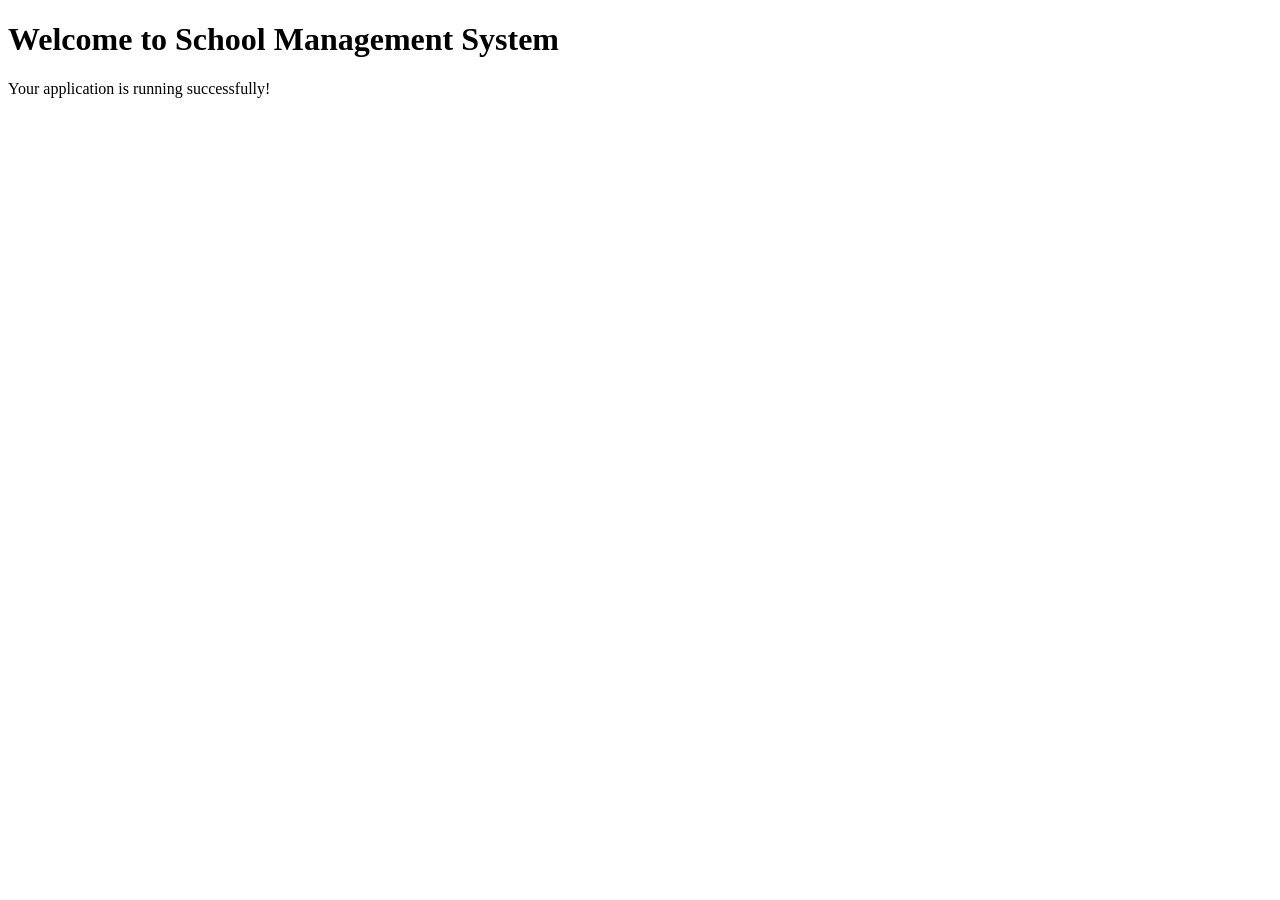
<file: src/main/resources/static/index.html>
<!DOCTYPE html>
<html lang="en">
<head>
    <meta charset="UTF-8">
    <meta name="viewport" content="width=device-width, initial-scale=1.0">
    <title>School Management System</title>
</head>
<body>
<h1>Welcome to School Management System</h1>
<p>Your application is running successfully!</p>
</body>
</html>
</file>
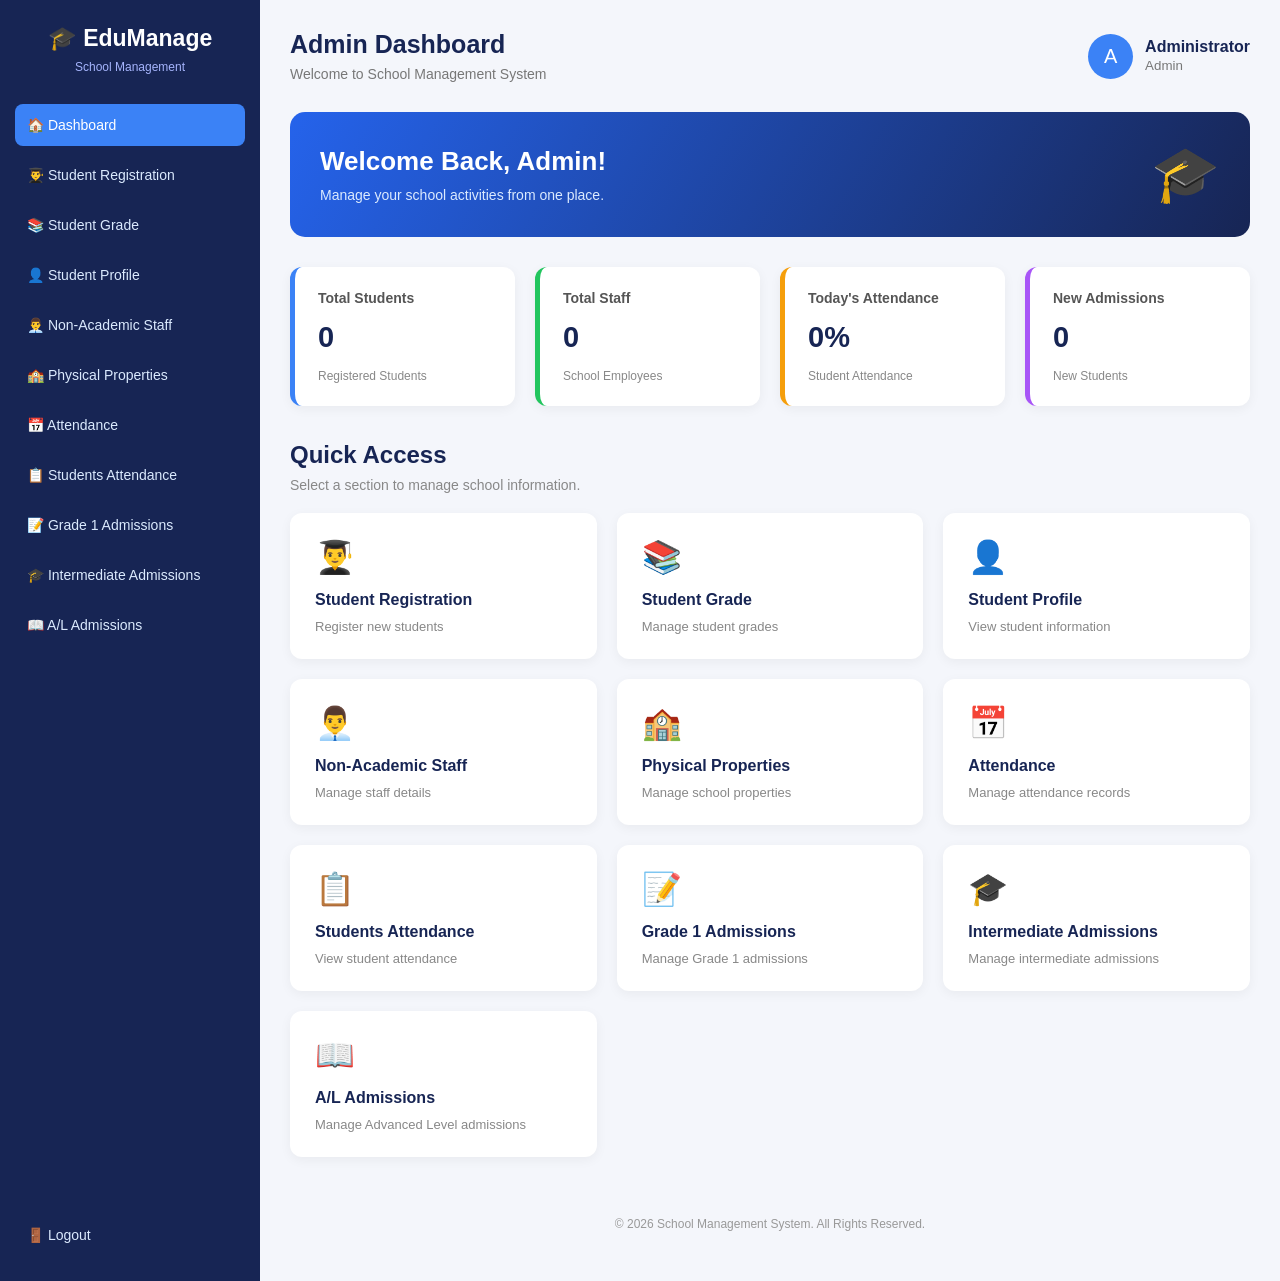
<file: home.html>
<!DOCTYPE html>
<html lang="en">
<head>
    <meta charset="UTF-8">
    <meta name="viewport" content="width=device-width, initial-scale=1.0">
    <title>School Management - Admin Dashboard</title>
    <link rel="stylesheet" href="home.css">
</head>

<body>

<div class="dashboard">

    <!-- Sidebar -->
    <aside class="sidebar">

        <div class="logo">
            <h2>🎓 EduManage</h2>
            <p>School Management</p>
        </div>

        <ul class="menu">
            <li class="active">
                <a href="index.html">🏠 Dashboard</a>
            </li>

            <li>
                <a href="student-register.html">👨‍🎓 Student Registration</a>
            </li>

            <li>
                <a href="student-grade.html">📚 Student Grade</a>
            </li>

            <li>
                <a href="student-profile.html">👤 Student Profile</a>
            </li>

            <li>
                <a href="staff.html">👨‍💼 Non-Academic Staff</a>
            </li>

            <li>
                <a href="properties.html">🏫 Physical Properties</a>
            </li>

            <li>
                <a href="attendance.html">📅 Attendance</a>
            </li>

            <li>
                <a href="student-attendance.html">📋 Students Attendance</a>
            </li>

            <li>
                <a href="grade1-admission.html">📝 Grade 1 Admissions</a>
            </li>

            <li>
                <a href="intermediate-admission.html">🎓 Intermediate Admissions</a>
            </li>

            <li>
                <a href="al-admission.html">📖 A/L Admissions</a>
            </li>
        </ul>

        <div class="logout">
            <a href="index.html">🚪 Logout</a>
        </div>

    </aside>


    <!-- Main Content -->
    <main class="main-content">

        <!-- Top Navbar -->
        <header class="topbar">

            <div>
                <h2>Admin Dashboard</h2>
                <p>Welcome to School Management System</p>
            </div>

            <div class="admin-info">
                <div class="admin-icon">A</div>
                <div>
                    <h4>Administrator</h4>
                    <small>Admin</small>
                </div>
            </div>

        </header>


        <!-- Welcome Section -->
        <section class="welcome">

            <div>
                <h1>Welcome Back, Admin!</h1>
                <p>Manage your school activities from one place.</p>
            </div>

            <div class="welcome-icon">🎓</div>

        </section>


        <!-- Statistics Cards -->
        <section class="stats">

            <div class="stat-card blue">
                <h3>Total Students</h3>
                <h1>0</h1>
                <p>Registered Students</p>
            </div>

            <div class="stat-card green">
                <h3>Total Staff</h3>
                <h1>0</h1>
                <p>School Employees</p>
            </div>

            <div class="stat-card orange">
                <h3>Today's Attendance</h3>
                <h1>0%</h1>
                <p>Student Attendance</p>
            </div>

            <div class="stat-card purple">
                <h3>New Admissions</h3>
                <h1>0</h1>
                <p>New Students</p>
            </div>

        </section>


        <!-- Quick Access -->
        <section class="quick-access">

            <h2>Quick Access</h2>
            <p class="section-description">
                Select a section to manage school information.
            </p>

            <div class="cards">

                <a href="student-register.html" class="card">
                    <div class="card-icon">👨‍🎓</div>
                    <h3>Student Registration</h3>
                    <p>Register new students</p>
                </a>

                <a href="student-grade.html" class="card">
                    <div class="card-icon">📚</div>
                    <h3>Student Grade</h3>
                    <p>Manage student grades</p>
                </a>

                <a href="student-profile.html" class="card">
                    <div class="card-icon">👤</div>
                    <h3>Student Profile</h3>
                    <p>View student information</p>
                </a>

                <a href="staff.html" class="card">
                    <div class="card-icon">👨‍💼</div>
                    <h3>Non-Academic Staff</h3>
                    <p>Manage staff details</p>
                </a>

                <a href="properties.html" class="card">
                    <div class="card-icon">🏫</div>
                    <h3>Physical Properties</h3>
                    <p>Manage school properties</p>
                </a>

                <a href="attendance.html" class="card">
                    <div class="card-icon">📅</div>
                    <h3>Attendance</h3>
                    <p>Manage attendance records</p>
                </a>

                <a href="student-attendance.html" class="card">
                    <div class="card-icon">📋</div>
                    <h3>Students Attendance</h3>
                    <p>View student attendance</p>
                </a>

                <a href="grade1-admission.html" class="card">
                    <div class="card-icon">📝</div>
                    <h3>Grade 1 Admissions</h3>
                    <p>Manage Grade 1 admissions</p>
                </a>

                <a href="intermediate-admission.html" class="card">
                    <div class="card-icon">🎓</div>
                    <h3>Intermediate Admissions</h3>
                    <p>Manage intermediate admissions</p>
                </a>

                <a href="al-admission.html" class="card">
                    <div class="card-icon">📖</div>
                    <h3>A/L Admissions</h3>
                    <p>Manage Advanced Level admissions</p>
                </a>

            </div>

        </section>

        <footer>
            © 2026 School Management System. All Rights Reserved.
        </footer>

    </main>

</div>

</body>
</html>
</file>
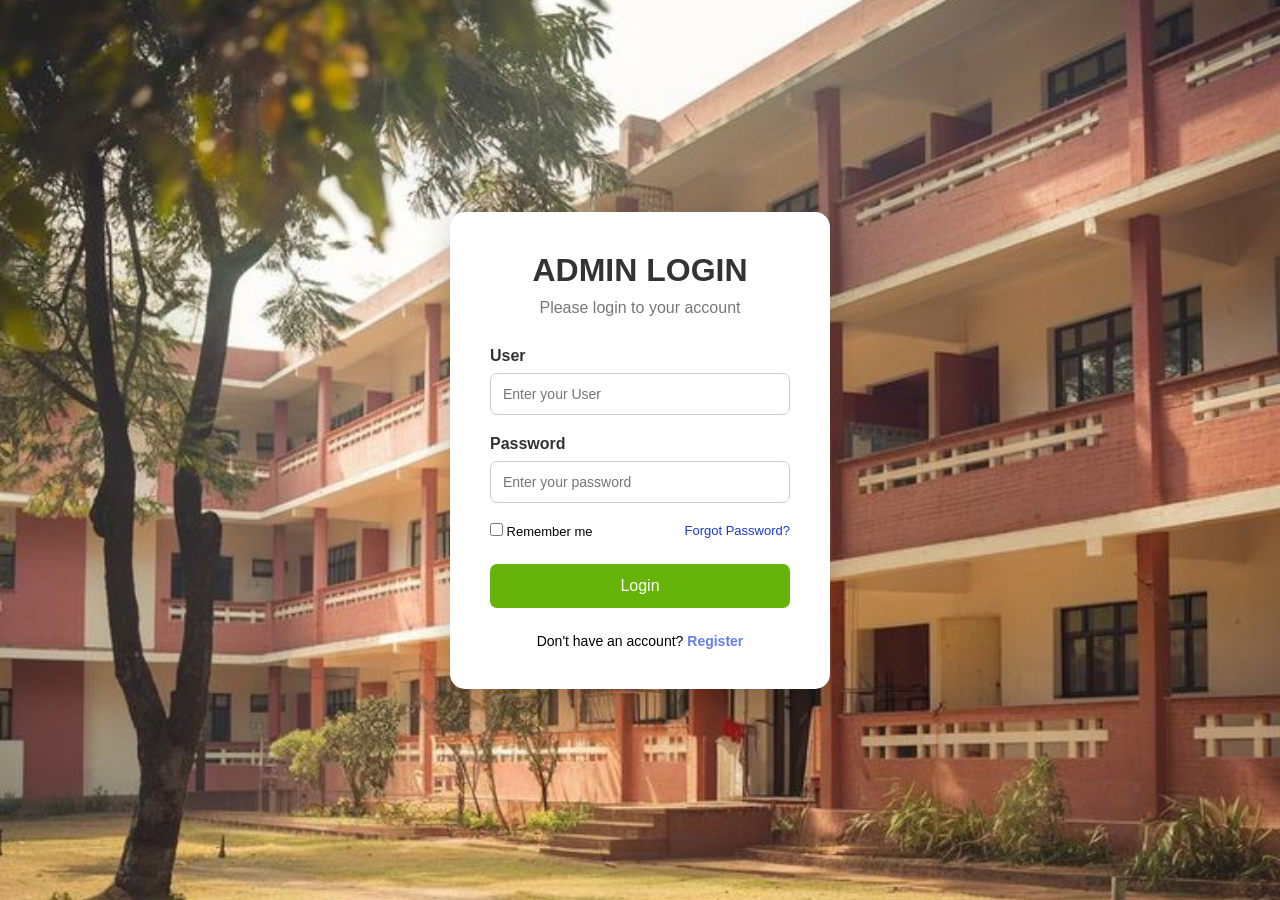
<file: login.html>
<!DOCTYPE html>
<html lang="en">
<head>
    <meta charset="UTF-8">
    <meta name="viewport" content="width=device-width, initial-scale=1.0">
    <title>Login Page</title>

    <link rel="stylesheet" href="style.css">
</head>
<body>

    <div class="login-container">

        <form class="login-form" id="loginForm">

            <h1>ADMIN LOGIN</h1>
            <p class="subtitle">Please login to your account</p>

            <div class="input-group">
                <label>User</label>
                <input type="text" id="username"
                       placeholder="Enter your User" required>
            </div>

            <div class="input-group">
                <label>Password</label>
                <input type="password" id="password"
                       placeholder="Enter your password" required>
            </div>

            <div class="options">
                <label>
                    <input type="checkbox"> Remember me
                </label>

                <a href="#">Forgot Password?</a>
            </div>

            <p id="error" style="color:red; text-align:center;"></p>

            <button type="submit">Login</button>

            <p class="register">
                Don't have an account?
                <a href="Register.html">Register</a>
            </p>

        </form>

    </div>

    <script>
        document.getElementById("loginForm").addEventListener("submit", function(event) {

            event.preventDefault();

            let username = document.getElementById("username").value;
            let password = document.getElementById("password").value;

            // Correct Login Details
            if (username === "a" && password === "123") {

                window.location.href = "homepage/home.html";

            } else {

                document.getElementById("error").innerHTML =
                    "Invalid Username or Password!";

            }

        });
    </script>

</body>
</html>
</file>
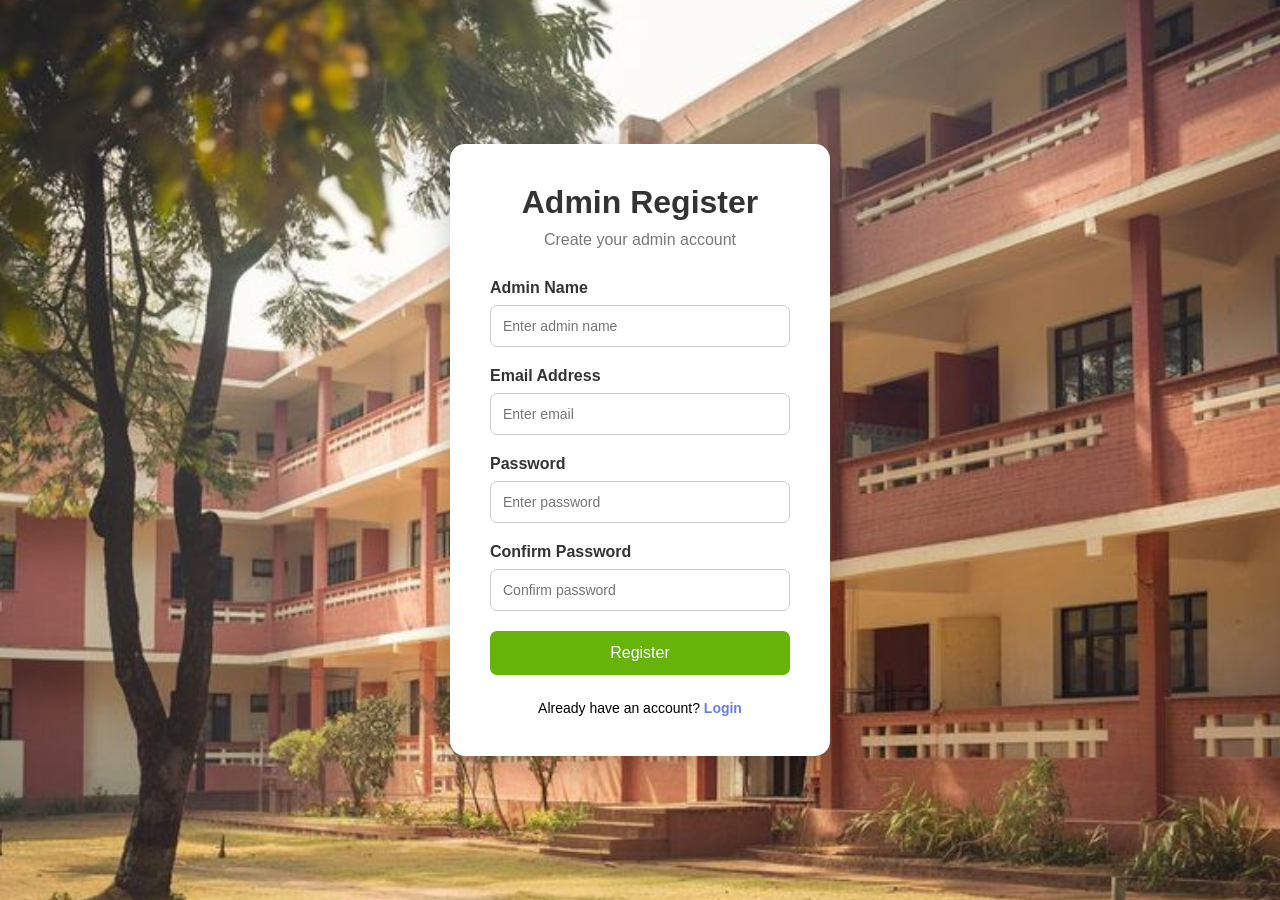
<file: Register.html>
<!DOCTYPE html>
<html lang="en">
<head>
    <meta charset="UTF-8">
    <title>Admin Register</title>
    <link rel="stylesheet" href="style.css">
</head>
<body>

<div class="login-container">

    <form class="login-form" action="succ.html">

        <h1>Admin Register</h1>
        <p class="subtitle">Create your admin account</p>

        <div class="input-group">
            <label>Admin Name</label>
            <input type="text" placeholder="Enter admin name" required>
        </div>

        <div class="input-group">
            <label>Email Address</label>
            <input type="email" placeholder="Enter email" required>
        </div>

        <div class="input-group">
            <label>Password</label>
            <input type="password" id="password"
                   placeholder="Enter password" required>
        </div>

        <div class="input-group">
            <label>Confirm Password</label>
            <input type="password" id="confirmPassword"
                   placeholder="Confirm password" required>
        </div>

        <button type="submit">Register</button>

        <p class="register">
            Already have an account?
            <a href="login.html">Login</a>
        </p>

    </form>

</div>

<script>
document.querySelector("form").addEventListener("submit", function(event) {

    let password = document.getElementById("password").value;
    let confirmPassword = document.getElementById("confirmPassword").value;

    if (password !== confirmPassword) {
        event.preventDefault();
        alert("Passwords do not match!");
    }

});
</script>

</body>
</html>
</file>
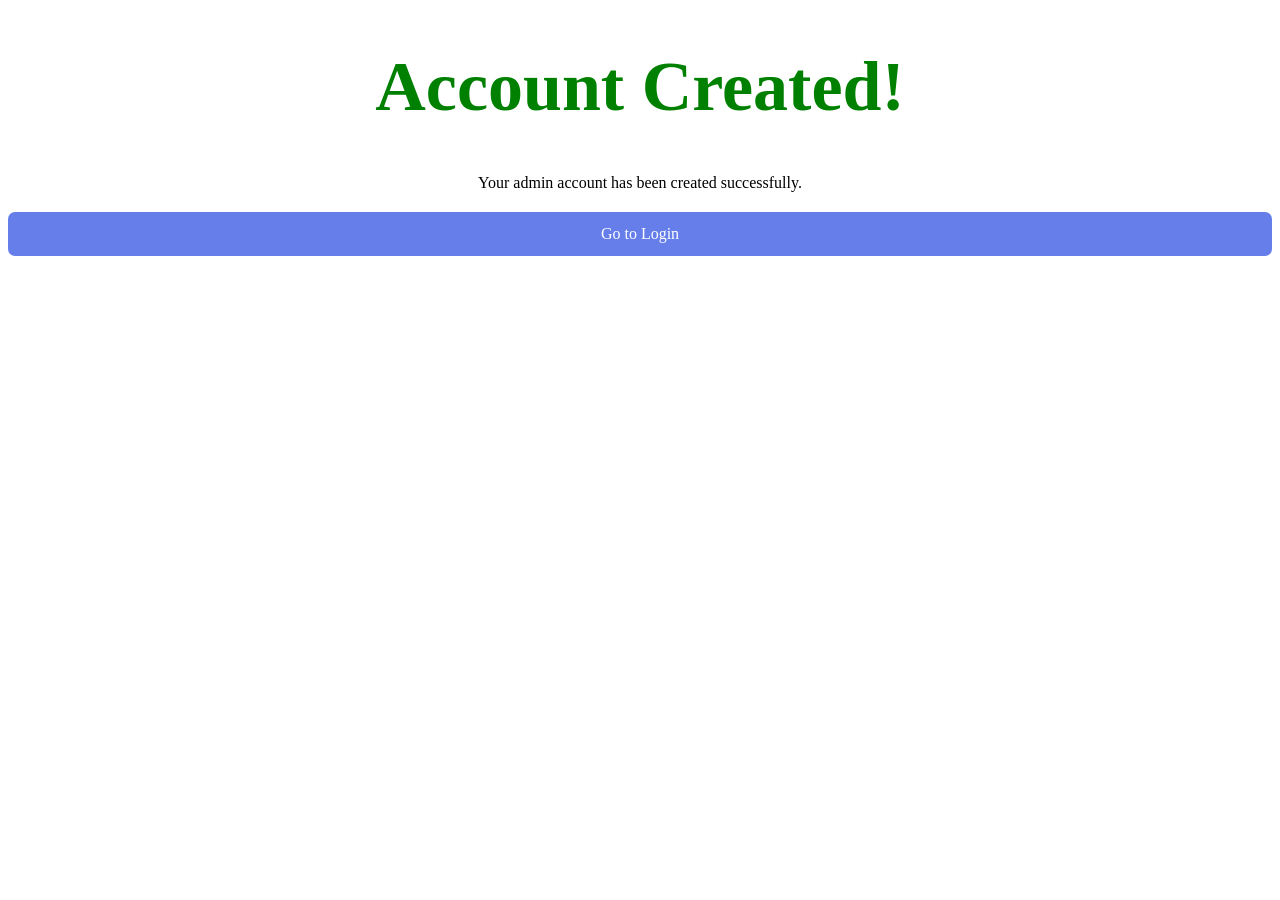
<file: succ.html>
<!DOCTYPE html>
<html lang="en">
<head>
    <meta charset="UTF-8">
    <title>Registration Successful</title>
    <link rel="stylesheet" href="succ.css">
</head>
<body>

    <div class="login-container success-box">

        <div class="success-icon"></div>

        <h1>Account Created!</h1>

        <p class="subtitle">
            Your admin account has been created successfully.
        </p>

        <a href="login.html" class="login-btn">
            Go to Login
        </a>

    </div>

</body>
</html>
</file>
<file: home.css>
* {
    margin: 0;
    padding: 0;
    box-sizing: border-box;
    font-family: Arial, sans-serif;
}

body {
    background: #f4f6fb;
}

.dashboard {
    display: flex;
    min-height: 100vh;
}

/* Sidebar */

.sidebar {
    width: 260px;
    background: #172554;
    color: white;
    padding: 25px 15px;
    display: flex;
    flex-direction: column;
}

.logo {
    text-align: center;
    padding-bottom: 30px;
}

.logo h2 {
    font-size: 23px;
}

.logo p {
    color: #a5b4fc;
    font-size: 12px;
    margin-top: 8px;
}

.menu {
    list-style: none;
    flex: 1;
}

.menu li {
    margin-bottom: 8px;
}

.menu a,
.logout a {
    display: block;
    color: #dbeafe;
    text-decoration: none;
    padding: 13px 12px;
    border-radius: 8px;
    font-size: 14px;
}

.menu a:hover,
.menu .active a {
    background: #3b82f6;
    color: white;
}

.logout {
    margin-top: 25px;
}

.logout a:hover {
    background: #dc2626;
}

/* Main Content */

.main-content {
    flex: 1;
    padding: 30px;
    min-width: 0;
}

/* Top Navbar */

.topbar {
    display: flex;
    justify-content: space-between;
    align-items: center;
    margin-bottom: 30px;
    gap: 15px;
}

.topbar h2 {
    color: #172554;
    font-size: 25px;
}

.topbar p {
    color: #777;
    margin-top: 7px;
    font-size: 14px;
}

.admin-info {
    display: flex;
    align-items: center;
    gap: 12px;
}

.admin-info h4 {
    color: #172554;
}

.admin-info small {
    color: #777;
}

.admin-icon {
    width: 45px;
    height: 45px;
    border-radius: 50%;
    background: #3b82f6;
    color: white;
    display: flex;
    justify-content: center;
    align-items: center;
    font-size: 20px;
}

/* Welcome Section */

.welcome {
    background: linear-gradient(120deg, #2563eb, #172554);
    color: white;
    padding: 30px;
    border-radius: 15px;
    display: flex;
    justify-content: space-between;
    align-items: center;
    margin-bottom: 30px;
}

.welcome h1 {
    font-size: 26px;
    margin-bottom: 10px;
}

.welcome p {
    color: #dbeafe;
    font-size: 14px;
}

.welcome-icon {
    font-size: 55px;
}

/* Statistics */

.stats {
    display: grid;
    grid-template-columns: repeat(4, 1fr);
    gap: 20px;
    margin-bottom: 35px;
}

.stat-card {
    padding: 23px;
    border-radius: 12px;
    background: white;
    box-shadow: 0 3px 12px rgba(0,0,0,0.05);
    border-left: 5px solid;
}

.stat-card h3 {
    font-size: 14px;
    color: #555;
}

.stat-card h1 {
    font-size: 29px;
    margin: 15px 0;
    color: #172554;
}

.stat-card p {
    font-size: 12px;
    color: #888;
}

.blue {
    border-color: #3b82f6;
}

.green {
    border-color: #22c55e;
}

.orange {
    border-color: #f59e0b;
}

.purple {
    border-color: #a855f7;
}

/* Quick Access */

.quick-access h2 {
    color: #172554;
    margin-bottom: 8px;
}

.section-description {
    color: #888;
    font-size: 14px;
    margin-bottom: 20px;
}

.cards {
    display: grid;
    grid-template-columns: repeat(3, 1fr);
    gap: 20px;
}

.card {
    background: white;
    padding: 25px;
    border-radius: 12px;
    text-decoration: none;
    color: #172554;
    box-shadow: 0 3px 12px rgba(0,0,0,0.05);
    transition: 0.3s;
}

.card:hover {
    transform: translateY(-5px);
    box-shadow: 0 8px 20px rgba(0,0,0,0.1);
}

.card-icon {
    font-size: 32px;
    margin-bottom: 15px;
}

.card h3 {
    font-size: 16px;
    margin-bottom: 10px;
}

.card p {
    color: #888;
    font-size: 13px;
}

/* Footer */

footer {
    text-align: center;
    color: #999;
    font-size: 12px;
    margin-top: 40px;
    padding: 20px;
}

/* Responsive */

@media (max-width: 1000px) {
    .stats {
        grid-template-columns: repeat(2, 1fr);
    }

    .cards {
        grid-template-columns: repeat(2, 1fr);
    }
}

@media (max-width: 650px) {
    .dashboard {
        flex-direction: column;
    }

    .sidebar {
        width: 100%;
    }

    .main-content {
        padding: 18px;
    }

    .stats,
    .cards {
        grid-template-columns: 1fr;
    }

    .topbar {
        align-items: flex-start;
    }

    .welcome h1 {
        font-size: 20px;
    }
}
</file>
<file: style.css>
* {
    margin: 0;
    padding: 0;
    box-sizing: border-box;
    font-family: Arial, sans-serif;
}


body {
    height: 100vh;
    display: flex;
    justify-content: center;
    align-items: center;

    background-image: url("sch.jpg");
    background-size: cover;
    background-position: center;
    background-repeat: no-repeat;
    background-attachment: fixed;
}


.login-container {
    width: 380px;
    padding: 40px;
    background: white;
    border-radius: 15px;
    box-shadow: 0 10px 30px rgba(0,0,0,0.2);
}

.login-form h1 {
    text-align: center;
    color: #333;
    margin-bottom: 10px;
}

.subtitle {
    text-align: center;
    color: #777;
    margin-bottom: 30px;
}

.input-group {
    margin-bottom: 20px;
}

.input-group label {
    display: block;
    margin-bottom: 8px;
    color: #333;
    font-weight: bold;
}

.input-group input {
    width: 100%;
    padding: 12px;
    border: 1px solid #ccc;
    border-radius: 7px;
    outline: none;
    font-size: 14px;
}

.input-group input:focus {
    border-color: #0d194d;
}

.options {
    display: flex;
    justify-content: space-between;
    font-size: 13px;
    margin-bottom: 25px;
}

.options a {
    color: #1d3ac0;
    text-decoration: none;
}

button {
    width: 100%;
    padding: 13px;
    background: #66b309;
    color: white;
    border: none;
    border-radius: 7px;
    font-size: 16px;
    cursor: pointer;
}

button:hover {
    background: #000000;
}

.register {
    text-align: center;
    margin-top: 25px;
    font-size: 14px;
    color: #000000;
}

.register a {
    color: #667eea;
    text-decoration: none;
    font-weight: bold;
}
</file>
<file: succ.css>
.success-box {
    text-align: center;
}

.success-box h1 {
    color: green;
    font-size: 70px;
}

.login-btn {
    display: block;
    background: #667eea;
    color: white;
    padding: 13px;
    text-decoration: none;
    border-radius: 7px;
    margin-top: 20px;
}
</file>
